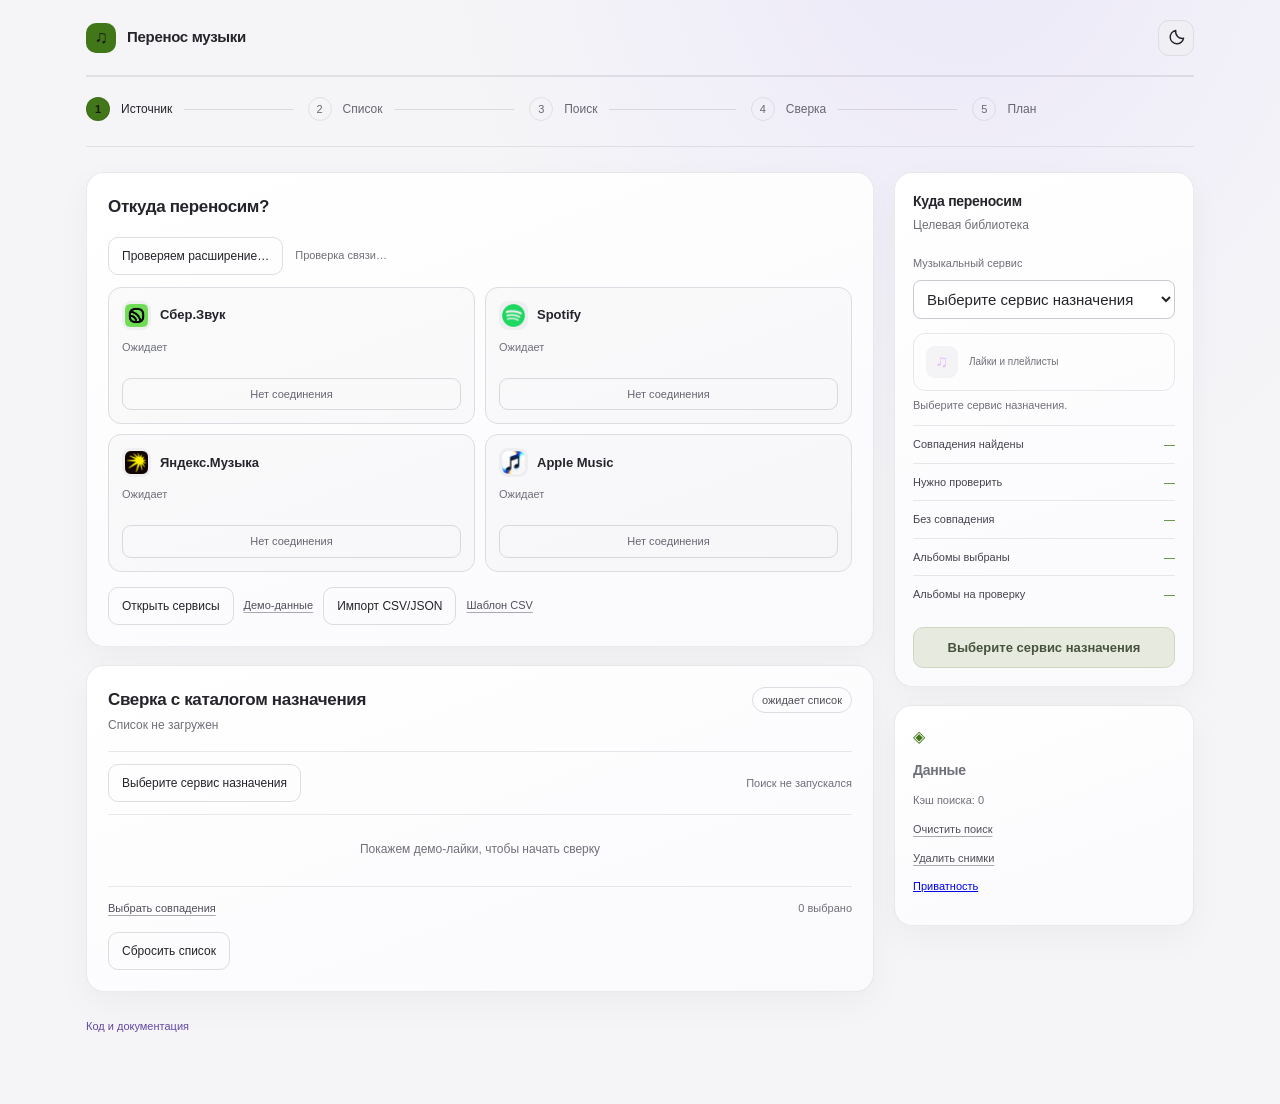
<file: demo/index.html>
<!doctype html>
<html lang="ru">
<head>
  <meta charset="utf-8">
  <meta name="viewport" content="width=device-width, initial-scale=1">
  <meta name="theme-color" content="#101114">
  <meta name="description" content="Переносите лайки и плейлисты между Apple Music, Spotify, Яндекс.Музыкой и Сбер.Звуком. Проверяйте совпадения перед переносом.">
  <title>Перенос музыки</title>
  <link rel="icon" href="assets/favicon.svg" type="image/svg+xml">
  <script src="theme.js"></script>
  <link rel="stylesheet" href="styles.css">
</head>
<body>
  <div class="shell">
    <header class="topbar">
      <div class="brand"><span class="logo" aria-hidden="true">♫</span><h1>Перенос музыки</h1></div>
      <div class="top-right"><button class="theme-toggle" id="themeToggle" type="button" aria-label="Переключить тему"><svg class="sun-icon" aria-hidden="true" viewBox="0 0 24 24"><circle cx="12" cy="12" r="4"></circle><path d="M12 2v2m0 16v2M4.93 4.93l1.42 1.42m11.3 11.3 1.42 1.42M2 12h2m16 0h2M4.93 19.07l1.42-1.42m11.3-11.3 1.42-1.42"></path></svg><svg class="moon-icon" aria-hidden="true" viewBox="0 0 24 24"><path d="M20.9 13A8.5 8.5 0 0 1 11 3.1 8.5 8.5 0 1 0 20.9 13Z"></path></svg></button></div>
    </header>

    <nav class="steps" aria-label="Этапы переноса">
      <div class="step active" data-step="1" aria-current="step"><span class="step-num">1</span><span class="step-label">Источник</span></div><div class="step" data-step="2"><span class="step-num">2</span><span class="step-label">Список</span></div><div class="step" data-step="3"><span class="step-num">3</span><span class="step-label">Поиск</span></div><div class="step" data-step="4"><span class="step-num">4</span><span class="step-label">Сверка</span></div><div class="step" data-step="5"><span class="step-num">5</span><span class="step-label">План</span></div>
    </nav>

    <main class="layout">
      <div class="main-col">
        <section class="card" aria-labelledby="source-heading">
          <div class="card-head"><div><h2 id="source-heading">Откуда переносим?</h2></div></div>
          <div class="library-scan-toolbar"><button class="secondary" id="extensionImportBtn" type="button" disabled>Проверяем…</button><span id="extensionStatus" class="quiet extension-status" role="status" aria-live="polite">Подключаем расширение…</span></div>
          <div class="sources" role="group" aria-label="Выбор источника">
            <article class="source" data-source="Сбер.Звук" data-provider="zvuk"><div class="source-top"><span class="source-icon"><img class="provider-logo" src="assets/providers/zvuk.png" alt=""></span><h3>Сбер.Звук</h3></div><div class="source-status" role="status" aria-live="polite">Ожидает</div><progress class="source-progress" aria-label="Сбор библиотеки Сбер.Звука" hidden></progress><div class="source-collections" aria-label="Состав библиотеки"></div><button class="connect" type="button" disabled>Нет соединения</button><button class="source-retry" type="button" hidden>Повторить сбор</button></article>
            <article class="source" data-source="Spotify" data-provider="spotify"><div class="source-top"><span class="source-icon"><img class="provider-logo" src="assets/providers/spotify.png" alt=""></span><h3>Spotify</h3></div><div class="source-status" role="status" aria-live="polite">Ожидает</div><progress class="source-progress" aria-label="Сбор библиотеки Spotify" hidden></progress><div class="source-collections" aria-label="Состав библиотеки"></div><button class="connect" type="button" disabled>Нет соединения</button><button class="source-retry" type="button" hidden>Повторить сбор</button></article>
            <article class="source" data-source="Яндекс.Музыка" data-provider="yandex-music"><div class="source-top"><span class="source-icon"><img class="provider-logo" src="assets/providers/yandex-music.png" alt=""></span><h3>Яндекс.Музыка</h3></div><div class="source-status" role="status" aria-live="polite">Ожидает</div><progress class="source-progress" aria-label="Сбор библиотеки Яндекс.Музыки" hidden></progress><div class="source-collections" aria-label="Состав библиотеки"></div><button class="connect" type="button" disabled>Нет соединения</button><button class="source-retry" type="button" hidden>Повторить сбор</button></article>
            <article class="source" data-source="Apple Music" data-provider="apple-music"><div class="source-top"><span class="source-icon"><img class="provider-logo" src="assets/providers/apple-music.png" alt=""></span><h3>Apple Music</h3></div><div class="source-status" role="status" aria-live="polite">Ожидает</div><progress class="source-progress" aria-label="Сбор библиотеки Apple Music" hidden></progress><div class="source-collections" aria-label="Состав библиотеки"></div><button class="connect" type="button" disabled>Нет соединения</button><button class="source-retry" type="button" hidden>Повторить сбор</button></article>
          </div>
          <div class="catalog-tools source-collection-tools" id="sourceCollectionTools" hidden>
            <label for="sourceCollectionSelect">Переносить</label>
            <select id="sourceCollectionSelect" class="catalog-select" aria-label="Коллекция источника"></select>
            <label id="targetPlaylistNameLabel" for="targetPlaylistName" hidden>Название копии</label>
            <input id="targetPlaylistName" type="text" maxlength="100" placeholder="Имя нового плейлиста" aria-label="Название нового плейлиста" hidden>
          </div>
          <div class="action-row"><button class="secondary" id="openServicesBtn" type="button" disabled>Открыть сервисы</button><button class="linkbtn" id="loadBtn" type="button">Демо-данные</button><button class="secondary" id="uploadFileBtn" type="button" aria-controls="fileInput">Импорт CSV/JSON</button><input id="fileInput" type="file" accept=".csv,.json,text/csv,application/json" hidden><button class="linkbtn" id="templateBtn" type="button">Шаблон CSV</button></div>
        </section>

        <section class="card" id="reviewCard" aria-labelledby="review-heading">
          <div class="card-head"><div><h2 id="review-heading">Сверка с каталогом</h2><p class="card-sub" id="reviewSub">Список не загружен</p></div><span class="count" id="matchCount">ожидает список</span></div>
          <div class="catalog-tools"><label for="storefront">Регион Apple</label><select id="storefront" aria-label="Страна каталога Apple"><option value="AE">ОАЭ</option><option value="US">США</option><option value="GB">Великобритания</option><option value="CA">Канада</option><option value="AU">Австралия</option></select><button class="secondary" type="button" id="searchBtn" disabled>Найти совпадения</button><button class="secondary" type="button" id="cancelSearchBtn" hidden>Остановить поиск</button><span class="quiet" id="searchStatus" aria-live="polite">Поиск не запускался</span></div>
          <div class="track-tools" id="trackTools" hidden>
            <div class="track-filters">
              <label>Статус<select id="trackStatusFilter" aria-label="Фильтр по статусу"><option value="all">Все треки</option><option value="review">Нужна проверка</option><option value="matched">Есть совпадение</option><option value="missing">Не найдено</option><option value="excluded">Исключено</option></select></label>
              <label>Порядок<select id="trackSort" aria-label="Сортировка треков"><option value="source">Как в источнике</option><option value="title">По названию</option><option value="artist">По исполнителю</option><option value="confidence">Сначала уверенные</option></select></label>
              <button class="linkbtn track-bulk" id="selectVisibleMatches" type="button">Выбрать совпадения на странице</button>
            </div>
            <div class="track-pages"><button class="secondary" type="button" id="previousTrackPage" aria-label="Предыдущая страница">←</button><span class="quiet" id="trackPageStatus" aria-live="polite"></span><button class="secondary" type="button" id="nextTrackPage" aria-label="Следующая страница">→</button></div>
          </div>
          <div class="track-list" id="trackList"><div class="empty">Покажем демо-лайки, чтобы начать сверку</div></div>
          <div id="albumSection" hidden>
            <div class="card-head album-head"><div><h3 id="album-heading" class="album-heading-title">Альбомы</h3></div><span class="count" id="albumCount"></span></div>
            <p class="quiet" id="albumNotice" hidden>Альбомы источника не подтверждены полностью, поэтому в этот перенос они не входят. Выберите «Только альбомы», чтобы увидеть причину, или обновите аккаунт.</p>
            <div class="track-list" id="albumList" aria-labelledby="album-heading"></div>
            <div class="track-tools" id="albumPages" hidden><span></span><div class="track-pages"><button class="secondary" type="button" id="previousAlbumPage" aria-label="Предыдущая страница альбомов">←</button><span class="quiet" id="albumPageStatus" aria-live="polite"></span><button class="secondary" type="button" id="nextAlbumPage" aria-label="Следующая страница альбомов">→</button></div></div>
          </div>
          <div class="review-tools"><button class="linkbtn" type="button" id="toggleAll">Снять выбор со всех</button><span class="quiet" id="selectedCount">0 выбрано</span></div>
          <div class="action-row"><button class="secondary" type="button" id="resetBtn">Сбросить список</button></div>
        </section>
      </div>

      <aside class="side-col" aria-label="Настройки переноса">
        <section class="card side-card">
          <div class="card-head"><div><h2>Куда переносим</h2><p class="card-sub">Целевая библиотека</p></div></div>
          <label class="quiet" for="targetProvider">Музыкальный сервис</label><select id="targetProvider" class="provider-select" aria-label="Сервис назначения"><option value="">Выберите сервис назначения</option><option value="apple-music">Apple Music</option><option value="yandex-music">Яндекс.Музыка</option><option value="spotify">Spotify</option><option value="zvuk">Сбер.Звук</option></select>
          <div class="destination"><div class="provider-icon" id="targetProviderIcon" aria-hidden="true" data-provider="">♫</div><div><div class="dest-title" id="targetProviderName">Выберите сервис</div><div class="dest-sub" id="targetCollection">Лайки и плейлисты</div></div></div><p class="quiet" id="targetAccountStatus" role="status" aria-live="polite">Выберите сервис назначения.</p>
          <div class="check-row"><span>Совпадения найдены</span><span id="readyStat">—</span></div><div class="check-row"><span>Нужно проверить</span><span id="reviewStat" class="stat-review">—</span></div><div class="check-row"><span>Без совпадения</span><span id="missingStat" class="stat-missing">—</span></div><div class="check-row"><span>Альбомы выбраны</span><span id="albumReadyStat">—</span></div><div class="check-row"><span>Альбомы на проверку</span><span id="albumReviewStat" class="stat-review">—</span></div>
          <div class="transfer-job-warning" id="transferJobWarning" role="alert" aria-live="polite"><strong>Предыдущий перенос прервался или не был подтверждён.</strong><p id="transferJobDetails"></p><button class="primary" id="resumeTransferJob" type="button">Продолжить и сверить</button><button class="secondary" id="acknowledgeTransferJob" type="button">Я сверил аккаунт вручную</button></div>
          <button class="primary side-primary" id="importBtn" type="button" disabled>Сформировать план <span aria-hidden="true">→</span></button>
          <div class="report" id="report" aria-live="polite"><h3>План готов</h3><div class="report-grid"><div class="metric"><b id="addedMetric">0</b><span>выбрано</span></div><div class="metric"><b id="skippedMetric">0</b><span>пропущено</span></div><div class="metric"><b>0</b><span>записано</span></div></div><div class="quiet report-breakdown" id="reportBreakdown"></div><button class="linkbtn report-download" id="downloadReport" type="button">Скачать JSON-план</button></div>
        </section>
        <section class="card side-card privacy"><div class="privacy-icon" aria-hidden="true">◈</div><h2>Данные</h2><p id="matchCacheStatus" class="quiet" role="status" aria-live="polite"></p><button id="clearMatchCache" class="linkbtn" type="button">Очистить поиск</button><p id="libraryStorageEstimate" class="quiet" role="status" aria-live="polite"></p><button id="clearLibrarySnapshots" class="linkbtn" type="button" disabled>Удалить снимки</button><p class="quiet"><a href="privacy.html">Приватность</a></p></section>
      </aside>
    </main>
    <footer class="footer"><a href="https://github.com/Basil-AS/music_importer/blob/master/README.md">Код и документация</a></footer>
  </div>
  <div class="toast" id="toast" role="status" aria-live="polite"></div>

  <script src="matcher.js" defer></script>
  <script src="album-matcher.js" defer></script>
  <script src="library-cache.js" defer></script>
  <script src="account-catalog.js" defer></script>
  <script src="match-cache.js" defer></script>
  <script src="transfer-core.js" defer></script>
  <script src="transfer-engine.js" defer></script>
  <script src="transfer-safety.js" defer></script>
  <script src="transfer-job-store.js" defer></script>
  <script src="provider-connection-flow.js" defer></script>
  <script src="app.js" defer></script>
</body>
</html>
</file>
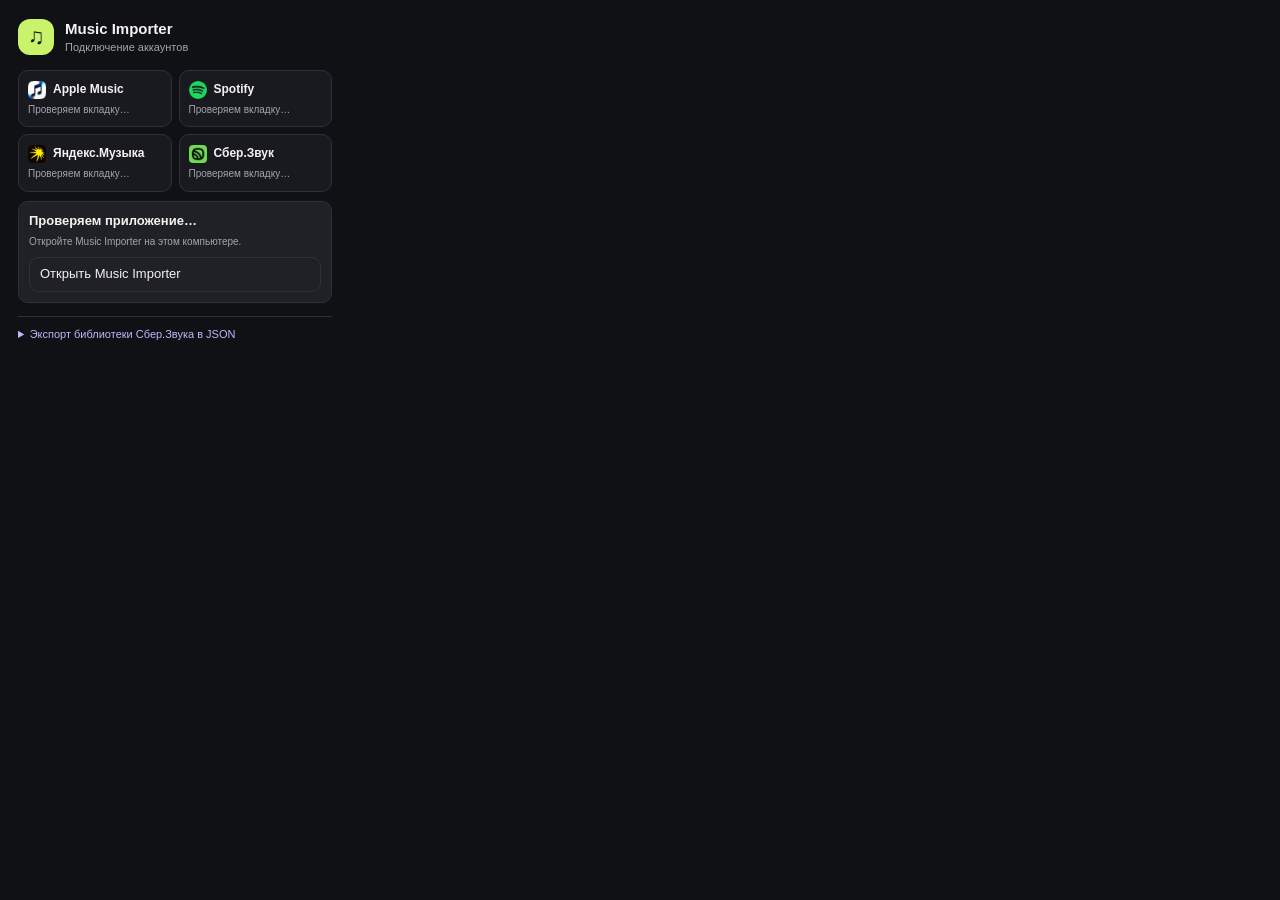
<file: chrome-extension/popup.html>
<!doctype html>
<html lang="ru">
<head>
  <meta charset="utf-8">
  <meta name="viewport" content="width=device-width,initial-scale=1">
  <title>Music Importer</title>
  <link rel="stylesheet" href="popup.css">
  <script src="popup.js" defer></script>
</head>
<body>
  <main>
    <header><span class="logo">♫</span><div><strong>Music Importer</strong><small>Подключение аккаунтов</small></div></header>
    <section class="connections" aria-live="polite">
      <div class="connection" data-provider="apple-music"><div class="connection-title"><img src="app/assets/providers/apple-music.png" alt=""><b>Apple Music</b></div><span id="appleStatus">Проверяем вкладку…</span></div>
      <div class="connection" data-provider="spotify"><div class="connection-title"><img src="app/assets/providers/spotify.png" alt=""><b>Spotify</b></div><span id="spotifyStatus">Проверяем вкладку…</span></div>
      <div class="connection" data-provider="yandex-music"><div class="connection-title"><img src="app/assets/providers/yandex-music.png" alt=""><b>Яндекс.Музыка</b></div><span id="yandexStatus">Проверяем вкладку…</span></div>
      <div class="connection" data-provider="zvuk"><div class="connection-title"><img src="app/assets/providers/zvuk.png" alt=""><b>Сбер.Звук</b></div><span id="zvukStatus">Проверяем вкладку…</span></div>
    </section>
    <section class="app-connection" aria-live="polite">
      <b id="appConnectionStatus">Проверяем приложение…</b>
      <span id="appConnectionHelp">Откройте Music Importer на этом компьютере.</span>
      <button id="connectAppBtn" hidden>Разрешить доступ и подключить</button>
      <button id="openAppBtn">Открыть Music Importer</button>
    </section>
    <details class="zvuk-tools">
      <summary>Экспорт библиотеки Сбер.Звука в JSON</summary>
    <section class="status" aria-live="polite">
      <div class="metric"><b id="trackCount">0</b><span>уникальных треков</span></div>
      <div class="metric"><b id="playlistCount">0</b><span>плейлистов найдено</span></div>
      <p id="completeness">Откройте <b>zvuk.com/favorites</b>.</p>
    </section>
    <div class="actions">
      <button class="primary" id="startBtn">Собрать библиотеку целиком</button>
      <button id="runPlaylistsBtn" disabled>Собрать треки всех плейлистов</button>
      <button id="stopBtn">Остановить</button>
      <button id="exportLibraryBtn" disabled>Скачать лайки и плейлисты одним файлом</button>
      <button id="exportFavoritesBtn" disabled>Скачать избранное JSON</button>
      <button id="exportPlaylistsBtn" disabled>Скачать плейлисты JSON</button>
      <button class="danger" id="clearBtn" disabled>Очистить локальные данные</button>
    </div>
    <p class="error" id="error" hidden></p>
    </details>
  </main>
</body>
</html>
</file>
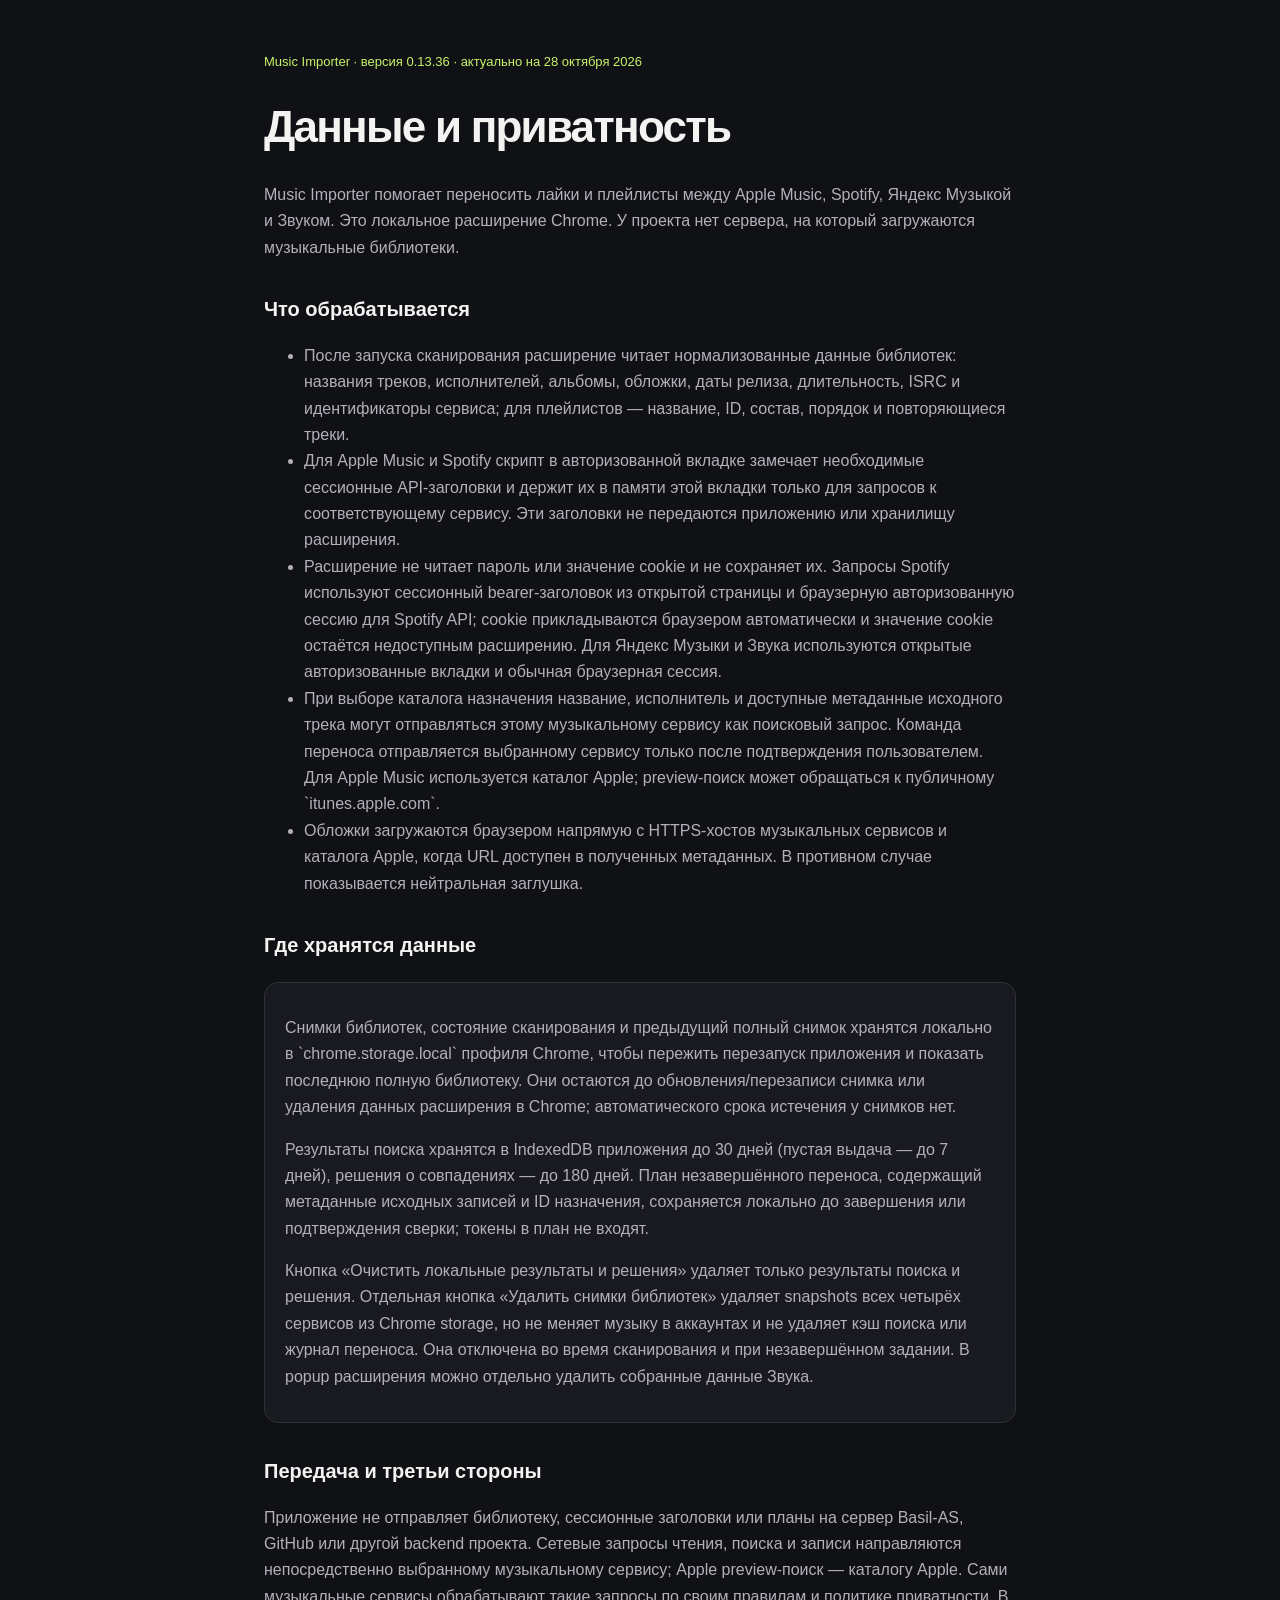
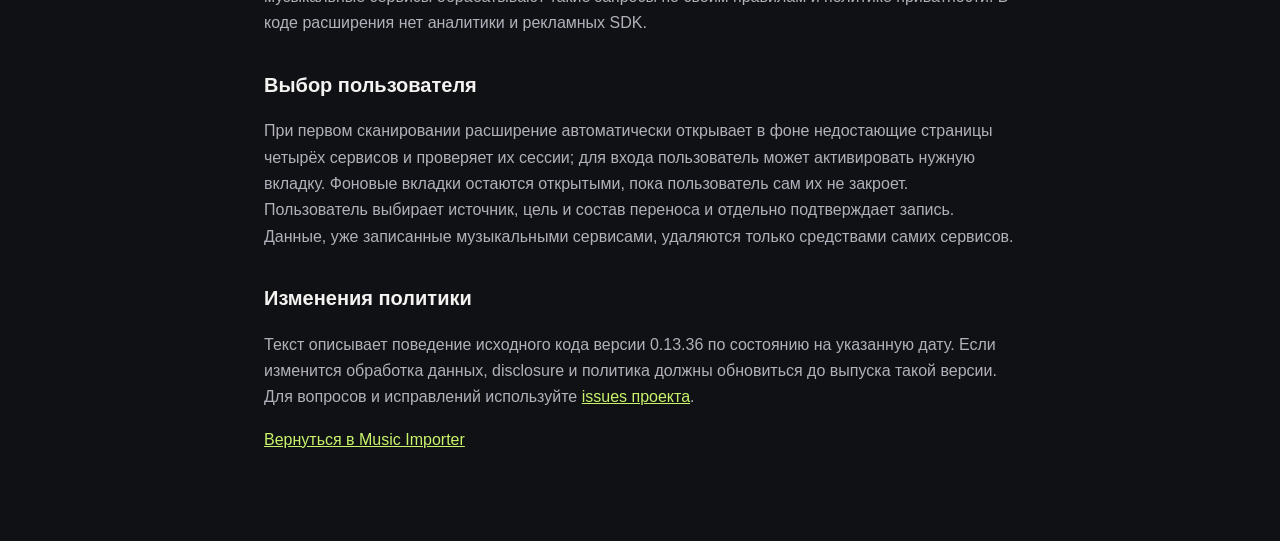
<file: demo/privacy.html>
<!doctype html>
<html lang="ru">
<head>
  <meta charset="utf-8">
  <meta name="viewport" content="width=device-width,initial-scale=1">
  <meta name="theme-color" content="#101114">
  <title>Данные и приватность — Music Importer</title>
  <style>
    :root{color-scheme:dark;--bg:#101114;--panel:#191a1f;--line:#303138;--text:#f4f3f1;--muted:#b2b1bb;--green:#c8f36a;font:16px/1.65 -apple-system,BlinkMacSystemFont,"Segoe UI",sans-serif}
    *{box-sizing:border-box}body{margin:0;background:var(--bg);color:var(--text)}main{max-width:800px;margin:0 auto;padding:38px 24px 72px}a{color:var(--green)}h1{font-size:clamp(30px,5vw,44px);line-height:1.15;letter-spacing:-.04em}h2{margin-top:32px;font-size:20px}p,li{color:var(--muted)}.date{color:var(--green);font-size:13px}.panel{margin:20px 0;padding:16px 20px;border:1px solid var(--line);border-radius:14px;background:var(--panel)}
  </style>
</head>
<body>
<main>
  <p class="date">Music Importer · версия 0.13.36 · актуально на 28 октября 2026</p>
  <h1>Данные и приватность</h1>
  <p>Music Importer помогает переносить лайки и плейлисты между Apple Music, Spotify, Яндекс Музыкой и Звуком. Это локальное расширение Chrome. У проекта нет сервера, на который загружаются музыкальные библиотеки.</p>

  <h2>Что обрабатывается</h2>
  <ul>
    <li>После запуска сканирования расширение читает нормализованные данные библиотек: названия треков, исполнителей, альбомы, обложки, даты релиза, длительность, ISRC и идентификаторы сервиса; для плейлистов — название, ID, состав, порядок и повторяющиеся треки.</li>
    <li>Для Apple Music и Spotify скрипт в авторизованной вкладке замечает необходимые сессионные API-заголовки и держит их в памяти этой вкладки только для запросов к соответствующему сервису. Эти заголовки не передаются приложению или хранилищу расширения.</li>
    <li>Расширение не читает пароль или значение cookie и не сохраняет их. Запросы Spotify используют сессионный bearer-заголовок из открытой страницы и браузерную авторизованную сессию для Spotify API; cookie прикладываются браузером автоматически и значение cookie остаётся недоступным расширению. Для Яндекс Музыки и Звука используются открытые авторизованные вкладки и обычная браузерная сессия.</li>
    <li>При выборе каталога назначения название, исполнитель и доступные метаданные исходного трека могут отправляться этому музыкальному сервису как поисковый запрос. Команда переноса отправляется выбранному сервису только после подтверждения пользователем. Для Apple Music используется каталог Apple; preview-поиск может обращаться к публичному `itunes.apple.com`.</li>
    <li>Обложки загружаются браузером напрямую с HTTPS-хостов музыкальных сервисов и каталога Apple, когда URL доступен в полученных метаданных. В противном случае показывается нейтральная заглушка.</li>
  </ul>

  <h2>Где хранятся данные</h2>
  <div class="panel">
    <p>Снимки библиотек, состояние сканирования и предыдущий полный снимок хранятся локально в `chrome.storage.local` профиля Chrome, чтобы пережить перезапуск приложения и показать последнюю полную библиотеку. Они остаются до обновления/перезаписи снимка или удаления данных расширения в Chrome; автоматического срока истечения у снимков нет.</p>
    <p>Результаты поиска хранятся в IndexedDB приложения до 30 дней (пустая выдача — до 7 дней), решения о совпадениях — до 180 дней. План незавершённого переноса, содержащий метаданные исходных записей и ID назначения, сохраняется локально до завершения или подтверждения сверки; токены в план не входят.</p>
    <p>Кнопка «Очистить локальные результаты и решения» удаляет только результаты поиска и решения. Отдельная кнопка «Удалить снимки библиотек» удаляет snapshots всех четырёх сервисов из Chrome storage, но не меняет музыку в аккаунтах и не удаляет кэш поиска или журнал переноса. Она отключена во время сканирования и при незавершённом задании. В popup расширения можно отдельно удалить собранные данные Звука.</p>
  </div>

  <h2>Передача и третьи стороны</h2>
  <p>Приложение не отправляет библиотеку, сессионные заголовки или планы на сервер Basil-AS, GitHub или другой backend проекта. Сетевые запросы чтения, поиска и записи направляются непосредственно выбранному музыкальному сервису; Apple preview-поиск — каталогу Apple. Сами музыкальные сервисы обрабатывают такие запросы по своим правилам и политике приватности. В коде расширения нет аналитики и рекламных SDK.</p>

  <h2>Выбор пользователя</h2>
  <p>При первом сканировании расширение автоматически открывает в фоне недостающие страницы четырёх сервисов и проверяет их сессии; для входа пользователь может активировать нужную вкладку. Фоновые вкладки остаются открытыми, пока пользователь сам их не закроет. Пользователь выбирает источник, цель и состав переноса и отдельно подтверждает запись. Данные, уже записанные музыкальными сервисами, удаляются только средствами самих сервисов.</p>

  <h2>Изменения политики</h2>
  <p>Текст описывает поведение исходного кода версии 0.13.36 по состоянию на указанную дату. Если изменится обработка данных, disclosure и политика должны обновиться до выпуска такой версии. Для вопросов и исправлений используйте <a href="https://github.com/Basil-AS/music_importer/issues">issues проекта</a>.</p>
  <p><a href="./">Вернуться в Music Importer</a></p>
</main>
</body>
</html>
</file>
<file: demo/styles.css>
:root {
  color-scheme:dark;
  --bg:#101114;
  --panel:#191a1f;
  --panel2:#202126;
  --line:#303138;
  --text:#f4f3f1;
  --muted:#9999a3;
  --green:#b7f36b;
  --purple:#b7a0ff;
  --amber:#f2c879;
  --red:#f28f8f;
  --radius:18px;
  --control-bg:#222329;
  --control-border:#3a3b43;
  font:15px/1.5 Inter,-apple-system,BlinkMacSystemFont,"Segoe UI",sans-serif
}

* {
  box-sizing:border-box
}

body {
  margin:0;
  background:radial-gradient(ellipse at 75% -12%,#28243b 0,transparent 38%),var(--bg);
  color:var(--text);
  min-height:100vh
}

button,select {
  font:inherit
}

button {
  cursor:pointer
}

button:focus-visible,input:focus-visible,select:focus-visible,textarea:focus-visible,a:focus-visible {
  outline:2px solid var(--green);
  outline-offset:3px
}

.shell {
  max-width:1180px;
  margin:auto;
  padding:0 36px 70px
}

.topbar {
  height:76px;
  display:flex;
  align-items:center;
  justify-content:space-between;
  border-bottom:1px solid #ffffff13
}

.brand {
  display:flex;
  gap:11px;
  align-items:center;
  font-size:15px;
  font-weight:650;
  letter-spacing:-.02em
}

.brand h1 {
  margin:0;
  font:inherit
}

.logo {
  width:30px;
  height:30px;
  border-radius:10px;
  background:var(--green);
  color:#171b10;
  display:grid;
  place-items:center;
  font-size:18px;
  font-weight:900
}

.top-right {
  display:flex;
  align-items:center;
  gap:17px;
  color:var(--muted);
  font-size:13px
}

.steps {
  display:grid;
  grid-template-columns:repeat(5,1fr);
  padding:20px 0 25px;
  border-top:1px solid #ffffff12;
  border-bottom:1px solid #ffffff12;
  margin-bottom:25px
}

.step {
  display:flex;
  gap:11px;
  align-items:center;
  color:var(--muted);
  font-size:12px
}

.step:not(:last-child):after {
  content:"";
  height:1px;
  background:#ffffff16;
  flex:1;
  margin:0 15px 0 1px
}

.step-num {
  width:24px;
  height:24px;
  flex:none;
  border:1px solid #ffffff24;
  border-radius:50%;
  display:grid;
  place-items:center;
  font-size:11px
}

.step.active {
  color:var(--text)
}

.step.active .step-num {
  background:var(--green);
  border-color:var(--green);
  color:#171b10;
  font-weight:800
}

.step.done .step-num {
  border-color:#6b8550;
  color:var(--green)
}

.layout {
  display:grid;
  grid-template-columns:minmax(0,1fr) 300px;
  gap:20px;
  align-items:start
}

.main-col,.side-col {
  display:grid;
  gap:18px
}

.card {
  background:linear-gradient(160deg,#1b1c21,#18191d);
  border:1px solid #ffffff12;
  border-radius:var(--radius);
  padding:21px;
  box-shadow:0 12px 35px #00000012
}

.card-head {
  display:flex;
  justify-content:space-between;
  align-items:start;
  gap:12px;
  margin-bottom:17px
}

.card h2 {
  margin:0;
  font-size:17px;
  letter-spacing:-.02em
}

.card-sub {
  margin:4px 0 0;
  color:var(--muted);
  font-size:12px
}

.count {
  font-size:11px;
  border:1px solid var(--line);
  border-radius:99px;
  padding:4px 9px;
  color:#c8c7cf;
  white-space:nowrap
}

.sources {
  display:grid;
  grid-template-columns:repeat(2,minmax(0,1fr));
  gap:10px
}

.library-scan-toolbar {
  display:flex;
  align-items:center;
  gap:12px;
  margin:12px 0;
  padding:0;
  border:0;
  background:transparent
}

.library-scan-toolbar #extensionImportBtn { flex:0 0 auto }
.library-scan-toolbar .extension-status { margin:0; min-width:0 }

.source {
  border:1px solid var(--line);
  border-radius:13px;
  padding:13px;
  background:#ffffff03;
  min-width:0;
  transition:.18s
}

.source.selected {
  border-color:#b7f36b88;
  background:#b7f36b0a
}

.source-top {
  display:flex;
  align-items:center;
  gap:9px
}

.source-icon {
  height:29px;
  width:29px;
  border-radius:9px;
  background:#ffffff0b;
  display:grid;
  place-items:center;
  font-weight:800;
  font-size:15px
}

.source h3 {
  margin:0;
  font-size:13px;
  font-weight:600
}

.source-status {
  font-size:11px;
  color:var(--muted);
  margin-top:10px;
  min-height:16px;
  line-height:1.4;
  overflow-wrap:anywhere
}

.source-status.connected {
  color:var(--green)
}

.source-status.partial {
  color:var(--amber)
}

.source-status.failed { color:var(--red) }
.source-status.stale { color:var(--amber) }

.connect, .source-retry {
  width:100%;
  margin-top:10px;
  border:1px solid #ffffff21;
  color:#e9e8eb;
  background:transparent;
  border-radius:9px;
  padding:7px 6px;
  font-size:11px
}

.connect:hover, .source-retry:hover {
  border-color:#ffffff55;
  background:#ffffff08
}

.connect:disabled, .source-retry:disabled {
  color:var(--muted);
  opacity:.82;
  cursor:default
}

.action-row {
  display:flex;
  align-items:center;
  gap:10px;
  margin-top:15px
}

.primary {
  border:0;
  border-radius:10px;
  padding:10px 15px;
  background:var(--green);
  color:#17200e;
  font-weight:750;
  font-size:13px;
  transition:transform .15s,filter .15s
}

.primary:hover {
  filter:brightness(1.06);
  transform:translateY(-1px)
}

.primary:disabled {
  background:#343a31;
  border:1px solid #4d5746;
  color:#b9c0ad;
  opacity:1;
  cursor:not-allowed;
  transform:none;
  filter:none
}

.secondary {
  border:1px solid #ffffff24;
  background:transparent;
  color:#e8e7eb;
  border-radius:10px;
  padding:9px 13px;
  font-size:12px
}

.secondary:hover {
  background:#ffffff0a
}

.quiet {
  color:var(--muted);
  font-size:11px
}

.playlist-row {
  display:flex;
  justify-content:space-between;
  align-items:center;
  color:#d4d3d8;
  font-size:12px;
  padding-top:14px;
  border-top:1px solid #ffffff10;
  margin-top:15px
}

.toggle {
  display:flex;
  align-items:center;
  gap:8px;
  color:var(--muted)
}

.toggle input {
  accent-color:var(--green)
}

.track-list {
  display:grid
}

.track {
  display:grid;
  grid-template-columns:34px minmax(120px,1fr) minmax(145px,205px) 68px 38px;
  align-items:center;
  gap:11px;
  padding:12px 0;
  border-top:1px solid #ffffff0d
}

.track:first-child {
  border-top:0
}

.cover {
  width:34px;
  height:34px;
  border-radius:8px;
  background:linear-gradient(135deg,#67627a,#292b36);
  display:grid;
  place-items:center;
  font-size:14px;
  color:#d9d3ff
}

.cover.c2 {
  background:linear-gradient(135deg,#78584b,#352c30)
}

.cover.c3 {
  background:linear-gradient(135deg,#536c65,#273632)
}

.cover.c4 {
  background:linear-gradient(135deg,#77734d,#38372e)
}

.cover.c5 {
  background:linear-gradient(135deg,#64527a,#30283d)
}

.track-name {
  font-size:12px;
  font-weight:650;
  white-space:nowrap;
  overflow:hidden;
  text-overflow:ellipsis
}

.track-artist {
  font-size:11px;
  color:var(--muted);
  white-space:nowrap;
  overflow:hidden;
  text-overflow:ellipsis
}

.match select,.match input {
  max-width:100%;
  width:100%;
  background:var(--control-bg);
  border:1px solid var(--control-border);
  color:var(--text);
  border-radius:8px;
  padding:7px;
  font-size:11px
}

.match input::placeholder {
  color:#8d8b96
}

.match select option {
  background:var(--control-bg)
}

.confidence {
  font-size:11px;
  color:var(--green);
  margin-top:3px
}

.confidence.review {
  color:var(--amber)
}

.confidence.none {
  color:var(--red)
}

.badge {
  font-size:11px;
  border:1px solid #42602e;
  color:var(--green);
  padding:4px 7px;
  border-radius:99px;
  text-align:center
}

.badge.review {
  border-color:#64532f;
  color:var(--amber)
}

.badge.none {
  border-color:#5e3838;
  color:var(--red)
}

.include,.album-include {
  accent-color:var(--green);
  width:24px;
  height:24px
}

.track.skipped {
  border-left:3px solid var(--amber)
}

.review-tools {
  display:flex;
  align-items:center;
  justify-content:space-between;
  padding-top:13px;
  border-top:1px solid #ffffff10;
  margin-top:6px
}

.linkbtn {
  border:0;
  padding:0;
  background:none;
  color:#d5d3dc;
  font-size:11px;
  text-decoration:underline;
  text-decoration-color:#6a6871;
  text-underline-offset:3px
}

.linkbtn:hover {
  color:var(--green)
}

.side-card {
  padding:18px
}

.side-card h2 {
  font-size:14px
}

.destination {
  display:flex;
  align-items:center;
  gap:11px;
  padding:12px;
  border:1px solid #ffffff13;
  border-radius:12px;
  margin:14px 0
}

.apple-icon {
  width:32px;
  height:32px;
  border-radius:9px;
  background:#28232f;
  display:grid;
  place-items:center;
  font-size:17px
}

.dest-title {
  font-size:12px;
  font-weight:650
}

.dest-sub {
  font-size:10px;
  color:var(--muted)
}

.check-row {
  display:flex;
  justify-content:space-between;
  align-items:center;
  border-top:1px solid #ffffff0d;
  padding:10px 0;
  font-size:11px;
  color:#cbcad0
}

.check-row span:last-child {
  color:var(--green)
}

.side-primary {
  width:100%;
  margin-top:14px
}

.privacy {
  font-size:11px;
  color:var(--muted);
  line-height:1.6
}

.privacy strong {
  color:#e3e2e8;
  font-weight:600
}

.privacy-icon {
  color:var(--green);
  font-size:16px;
  margin-bottom:9px
}

.progress-wrap {
  display:none;
  margin-top:15px
}

.progress-wrap.show {
  display:block
}

.progress-meta {
  display:flex;
  justify-content:space-between;
  font-size:11px;
  color:var(--muted);
  margin-bottom:6px
}

.progress {
  height:5px;
  border-radius:9px;
  background:#ffffff12;
  overflow:hidden
}

.progress i {
  display:block;
  width:0;
  height:100%;
  background:var(--green);
  border-radius:9px;
  transition:width .35s
}

.report {
  display:none;
  margin-top:15px;
  padding:14px;
  border:1px solid #b7f36b3b;
  border-radius:12px;
  background:#b7f36b08
}

.report.show {
  display:block
}

.report h3 {
  font-size:13px;
  margin:0 0 8px
}

.report-grid {
  display:grid;
  grid-template-columns:repeat(2,minmax(0,1fr));
  gap:8px
}

.metric {
  padding:8px;
  background:#ffffff07;
  border-radius:9px
}

.metric b {
  display:block;
  font-size:18px
}

.metric span {
  font-size:10px;
  color:var(--muted)
}

.toast {
  position:fixed;
  bottom:24px;
  left:50%;
  transform:translate(-50%,20px);
  opacity:0;
  pointer-events:none;
  transition:.25s;
  background:#28292e;
  border:1px solid #ffffff22;
  border-radius:12px;
  padding:11px 16px;
  font-size:12px;
  box-shadow:0 12px 35px #0008;
  z-index:5
}

.toast.show {
  opacity:1;
  transform:translate(-50%,0)
}

.footer {
  display:flex;
  justify-content:space-between;
  gap:20px;
  color:#777780;
  font-size:11px;
  margin-top:26px
}

.footer a {
  color:#aaa8b3;
  text-decoration:none
}

.footer a:hover {
  color:var(--green)
}

.empty {
  color:var(--muted);
  font-size:12px;
  padding:22px 0;
  text-align:center
}

.catalog-tools {
  display:flex;
  align-items:center;
  gap:9px;
  flex-wrap:wrap;
  padding:12px 0;
  border-top:1px solid #ffffff0d;
  border-bottom:1px solid #ffffff0d;
  margin-bottom:3px
}

.catalog-tools label {
  font-size:11px;
  color:var(--muted)
}

.catalog-tools select {
  background:var(--control-bg);
  border:1px solid var(--control-border);
  color:var(--text);
  border-radius:8px;
  padding:7px;
  font-size:11px
}

.catalog-tools .quiet {
  margin-left:auto
}

.match-hint {
  margin:10px 0 0
}

.track {
  grid-template-columns:34px minmax(100px,.8fr) minmax(200px,1.2fr) 70px 38px
}

.track .match select,.track .match input {
  margin-bottom:4px
}

.track .match a {
  display:inline-block;
  color:#c2b5ff;
  font-size:10px;
  text-decoration:none;
  margin-top:3px
}

.track .match a:hover {
  text-decoration:underline
}

.track-query {
  max-width:100%;
  width:100%;
  background:var(--control-bg);
  border:1px solid var(--control-border);
  color:var(--text);
  border-radius:8px;
  padding:6px 7px;
  font-size:10px
}

.track-search {
  border:0;
  background:none;
  color:var(--purple);
  padding:1px 0 5px;
  font-size:10px;
  text-decoration:underline;
  text-underline-offset:3px
}

.track-search:disabled {
  opacity:.5;
  cursor:wait
}

.badge.pending {
  border-color:#45454d;
  color:var(--muted)
}

.badge.error {
  border-color:#5e3838;
  color:var(--red)
}

.track .include:disabled {
  opacity:.3
}

.search-error {
  color:var(--red)
}

@media(max-width:960px) {
  .layout {
    grid-template-columns:1fr
  }

  .side-col {
    grid-template-columns:1fr 1fr
  }

  .hero-art {
    width:130px;
    height:110px
  }

  .steps {
    grid-template-columns:repeat(5,auto);
    overflow:auto
  }

  .step {
    white-space:nowrap
  }

  .step:not(:last-child):after {
    min-width:14px;
    margin:0 8px
  }

}

@media(max-width:580px) {
  .top-right > span { display:none }
  .top-right { gap:0 }
  .shell {
    padding:0 18px 45px
  }

  .topbar {
    height:62px
  }

  .steps {
    padding:15px 0;
    margin-bottom:17px;
    grid-template-columns:repeat(5,minmax(0,1fr));
    overflow:visible;
    gap:2px
  }

  .step {
    flex-direction:column;
    justify-content:center;
    gap:5px;
    text-align:center;
    white-space:normal;
    font-size:12px;
    line-height:1.2
  }

  .step:not(.active) .step-label {
    position:absolute;
    width:1px;
    height:1px;
    padding:0;
    margin:-1px;
    overflow:hidden;
    clip:rect(0,0,0,0);
    white-space:nowrap;
    border:0
  }

  .step.active .step-label {
    font-size:12px;
    font-weight:650
  }

  .step-num {
    width:22px;
    height:22px;
    font-size:11px
  }

  .step:not(:last-child):after {
    display:none
  }

  .layout {
    grid-template-columns:minmax(0,1fr);
    gap:13px
  }

  .main-col,.side-col {
    min-width:0
  }

  .card {
    min-width:0;
    padding:16px;
    border-radius:15px
  }

  .card-head {
    flex-wrap:wrap
  }

  .sources {
    grid-template-columns:minmax(0,1fr);
    gap:8px
  }

  .library-scan-toolbar { align-items:flex-start; flex-direction:column; gap:8px }
  .library-scan-toolbar #extensionImportBtn { width:100% }

  .source {
    padding:10px 8px
  }

  .source-top {
    gap:6px
  }

  .source-icon {
    width:28px;
    height:28px
  }

  .source h3 {
    min-width:0;
    font-size:13px;
    overflow-wrap:anywhere
  }

  .connect {
    font-size:12px;
    padding:8px 10px
  }

  .source-retry {
    font-size:12px;
    padding:8px 10px
  }

  .track {
    grid-template-columns:30px minmax(0,.8fr) minmax(0,1.2fr) 32px;
    grid-template-rows:auto auto;
    gap:7px
  }

  .track > .cover { grid-column:1; grid-row:1 }
  .track > div:nth-child(2) { grid-column:2; grid-row:1 }
  .track > .match { grid-column:3; grid-row:1 / span 2; align-self:center }
  .track > .badge {
    display:inline-flex;
    grid-column:2;
    grid-row:2;
    justify-self:start;
    max-width:100%;
    margin-top:3px;
    padding:3px 6px;
    white-space:normal;
    line-height:1.25
  }
  .track > .include { grid-column:4; grid-row:1; justify-self:end; margin-top:5px }

  .cover {
    width:30px;
    height:30px
  }

  .badge {
    display:none
  }

  .track-name {
    font-size:12px
  }

  .track-artist {
    font-size:11px
  }

  .match select {
    font-size:11px;
    padding:6px 4px
  }

  .side-col {
    grid-template-columns:1fr
  }

  .footer {
    flex-direction:column
  }

  .action-row {
    flex-wrap:wrap
  }

  .catalog-tools .quiet {
    width:100%;
    margin-left:0
  }

}

@media(max-width:360px) {
  .hero-art {
    align-self:flex-end;
    width:68px;
    height:68px;
    margin-top:-4px
  }

  .track {
    grid-template-columns:28px minmax(0,.8fr) minmax(0,1.2fr) 28px;
    gap:6px
  }

  .shell { padding-right:14px; padding-left:14px }

}

@media(prefers-reduced-motion:reduce) {
  *,*:before,*:after {
    scroll-behavior:auto!important;
    transition:none!important
  }

}

[hidden] {
  display:none!important
}

.catalog-tools input {
  font:inherit;
  max-width:100%;
  background:var(--control-bg);
  border:1px solid var(--control-border);
  color:var(--text);
  border-radius:8px;
  padding:9px
}

.provider-icon {
  width:32px;
  height:32px;
  border-radius:9px;
  background:#28232f;
  display:grid;
  place-items:center;
  font-size:17px;
  color:#e7b7ff
}

.provider-logo {
  display:block;
  width:22px;
  height:22px;
  object-fit:contain
}

.source-icon .provider-logo {
  width:23px;
  height:23px
}

.cover {
  overflow:hidden
}

.cover-image {
  display:block;
  width:100%;
  height:100%;
  object-fit:cover
}

.cover span {
  display:grid;
  width:100%;
  height:100%;
  place-items:center
}

.provider-icon[data-provider="spotify"] {
  color:#65d981
}

.provider-icon[data-provider="yandex-music"] {
  color:#ff6868
}

.provider-icon[data-provider="zvuk"] {
  color:#ff675f
}

#targetAccountStatus {
  margin-top:-7px;
  margin-bottom:12px;
  line-height:1.45
}

.track-tools {
  display:flex;
  justify-content:space-between;
  align-items:center;
  gap:12px;
  flex-wrap:wrap;
  padding:11px 0
}

.track-tools[hidden] {
  display:none
}

.track-tools label {
  font-size:11px;
  color:var(--muted)
}

.track-tools input {
  accent-color:var(--green);
  margin-right:7px
}

.track-pages {
  display:flex;
  align-items:center;
  gap:8px
}

.track-pages button {
  padding:6px 10px
}

.track-pages button:disabled {
  opacity:.4;
  cursor:default
}

.extension-help {
  margin-top:8px;
  color:var(--muted);
  font-size:11px
}

.extension-help summary {
  width:max-content;
  max-width:100%;
  cursor:pointer;
  color:#c2b5ff;
  text-underline-offset:3px
}

.extension-help ol {
  padding-left:19px;
  max-width:720px
}

.extension-help li {
  margin:5px 0
}

.extension-help code {
  color:var(--text);
  overflow-wrap:anywhere
}

.transfer-job-warning {
  display:none;
  margin:12px 0 0;
  padding:12px;
  border:1px solid #f28f8f66;
  border-radius:11px;
  background:#f28f8f0b;
  color:#f0d0d0;
  font-size:11px
}

.transfer-job-warning.show {
  display:block
}

.transfer-job-warning strong {
  color:#ffd7d7
}

@media(max-width:580px) {
  .track-tools {
    align-items:flex-start
  }

  .track-pages {
    width:100%;
    justify-content:space-between
  }

}

.theme-toggle {
  width:36px;
  height:36px;
  display:grid;
  place-items:center;
  border:1px solid var(--line);
  border-radius:11px;
  background:var(--panel2);
  color:var(--text);
  padding:0;
  transition:background .15s,border-color .15s,transform .15s
}

.theme-toggle:hover {
  background:var(--panel);
  border-color:var(--muted);
  transform:translateY(-1px)
}

.theme-toggle svg {
  width:19px;
  height:19px;
  fill:none;
  stroke:currentColor;
  stroke-width:1.8;
  stroke-linecap:round;
  stroke-linejoin:round
}

:root[data-theme="dark"] .theme-toggle .moon-icon,:root[data-theme="light"] .theme-toggle .sun-icon {
  display:none
}

:root[data-theme="light"] {
  color-scheme:light;
  --bg:#f5f5f7;
  --panel:#fff;
  --panel2:#f0f0f4;
  --line:#dcdce3;
  --text:#25242a;
  --muted:#6f7079;
  --green:#417619;
  --purple:#6749b8;
  --amber:#8b5e00;
  --red:#b52d35;
  --control-bg:#fff;
  --control-border:#c9c9d2
}

:root[data-theme="light"] body {
  background:radial-gradient(ellipse at 75% -12%,#ece8fa 0,transparent 38%),var(--bg)
}

:root[data-theme="light"] .topbar,:root[data-theme="light"] .steps,:root[data-theme="light"] .step:not(:last-child):after,:root[data-theme="light"] .step-num,:root[data-theme="light"] .playlist-row,:root[data-theme="light"] .track,:root[data-theme="light"] .review-tools,:root[data-theme="light"] .catalog-tools,:root[data-theme="light"] .check-row,:root[data-theme="light"] .destination {
  border-color:#20202a18
}

:root[data-theme="light"] .step:not(:last-child):after {
  background:#20202a20
}

:root[data-theme="light"] .card {
  background:linear-gradient(160deg,#fff,#fafafd);
  border-color:#20202a16;
  box-shadow:0 12px 35px #20202a0a
}

:root[data-theme="light"] .source {
  background:#20202a04
}

:root[data-theme="light"] .source.selected {
  border-color:#4d861b88;
  background:#4d861b0c
}

:root[data-theme="light"] .source-icon,:root[data-theme="light"] .apple-icon,:root[data-theme="light"] .provider-icon {
  background:#20202a0b
}

:root[data-theme="light"] .progress {
  background:#20202a12
}

:root[data-theme="light"] .badge.review {
  border-color:#8b5e0066
}

:root[data-theme="light"] .badge.none {
  border-color:#b52d3566
}

:root[data-theme="light"] .transfer-job-warning {
  background:#b52d350b;
  border-color:#b52d3566;
  color:#713237
}

:root[data-theme="light"] .transfer-job-warning strong {
  color:#64252b
}

:root[data-theme="light"] .connect,:root[data-theme="light"] .secondary {
  border-color:#20202a24;
  color:var(--text)
}

:root[data-theme="light"] .connect:hover,:root[data-theme="light"] .secondary:hover {
  background:#20202a08
}

:root[data-theme="light"] .primary {
  color:#fff
}

:root[data-theme="light"] .match select,:root[data-theme="light"] .match input,:root[data-theme="light"] .track-query,:root[data-theme="light"] .catalog-tools select {
  background-color:#fff;
  border-color:#c9c9d2;
  color:var(--text)
}

:root[data-theme="light"] .match select option {
  background:#fff;
  color:var(--text)
}

:root[data-theme="light"] .linkbtn {
  color:#514e5a;
  text-decoration-color:#aaa8b1
}

:root[data-theme="light"] .linkbtn:hover {
  color:var(--green)
}

:root[data-theme="light"] .track {
  color:#37363e
}

:root[data-theme="light"] .track .match a,:root[data-theme="light"] .extension-help summary,:root[data-theme="light"] .footer a {
  color:#6248a6
}

:root[data-theme="light"] .track .match a:hover,:root[data-theme="light"] .footer a:hover {
  color:var(--green)
}

:root[data-theme="light"] .cover {
  color:#fff
}

:root[data-theme="light"] .report {
  background:#4d861b0a;
  border-color:#4d861b45
}

:root[data-theme="light"] .metric {
  background:#20202a08
}

:root[data-theme="light"] .toast {
  background:#fff;
  border-color:#20202a24;
  color:var(--text);
  box-shadow:0 12px 35px #20202a20
}

:root[data-theme="light"] .privacy strong {
  color:#37363e
}

:root[data-theme="light"] .count {
  color:#514f59
}



/* Semantic layout helpers kept outside the generated baseline. */
.album-head { margin-top:20px }
.album-heading-title { margin:0; font-size:15px }
.provider-select { width:100%; margin-top:6px; background:var(--control-bg); border:1px solid var(--control-border); color:var(--text); border-radius:8px; padding:9px }
.catalog-select { max-width:100%; background:var(--control-bg); border:1px solid var(--control-border); color:var(--text); border-radius:8px; padding:9px }
.source-collection-tools { margin-top:12px }
.extension-status { margin-top:10px }
.stat-review { color:var(--amber) }
.stat-missing { color:var(--red) }
.report-breakdown { margin-top:10px }
.report-download { margin-top:12px }
.source { display:grid; grid-template-rows:auto minmax(34px,auto) 4px minmax(30px,auto) auto auto; align-content:start }
.source-progress { display:block; width:100%; height:4px; margin:4px 0 0; accent-color:var(--green) }
.source-progress::-webkit-progress-bar { border-radius:999px; background:var(--line) }
.source-progress::-webkit-progress-value { border-radius:999px; background:var(--green) }
.source-retry { border-color:#b7f36b66; color:var(--text); background:#b7f36b0a }
.source-retry[hidden],.source-progress[hidden] { display:none }
.source-collections { margin-top:3px; color:var(--muted); font-size:11px; line-height:1.45 }
.track-filters { display:flex; align-items:center; gap:12px; flex-wrap:wrap; width:100% }
.track-filters label { display:grid; gap:4px; color:var(--muted); font-size:11px }
.track-filters select { min-width:150px; max-width:100%; background:var(--control-bg); border:1px solid var(--control-border); color:var(--text); border-radius:8px; padding:7px 9px; font:inherit }
.track-bulk { margin-left:auto }
.track-pages { width:100% }
.track-pages #trackPageStatus { text-align:center }
:root[data-theme="light"] .source-collections { color:#62636d }
:root[data-theme="light"] .source-status.partial { color:#8b5e00 }
:root[data-theme="light"] .connect:disabled { color:#666772; opacity:1 }
:root[data-theme="light"] .source-retry { border-color:#51862477; color:#344a22; background:#84bd4f12 }
:root[data-theme="light"] .library-scan-toolbar { background:transparent }
:root[data-theme="light"] .step:not(.active) { color:#666772 }
:root[data-theme="light"] .check-row { color:#45454e }
:root[data-theme="light"] .track-search { color:var(--purple) }
:root[data-theme="light"] .primary:disabled {
  background:#e7ebdf;
  border:1px solid #cfd7c3;
  color:#47523b;
  opacity:1;
  filter:none
}
@media(max-width:580px) {
  .track-filters { align-items:stretch; gap:8px }
  .track-filters label { min-width:calc(50% - 4px); flex:1 }
  .track-filters select { min-width:0; width:100% }
  .track-bulk { width:100%; margin:0; text-align:left }
}
</file>
<file: chrome-extension/popup.css>
:root{color-scheme:dark;--bg:#101114;--panel:#191a1f;--line:#303138;--text:#f4f3f1;--muted:#a4a4ae;--green:#c8f36a;--red:#ff7777}*{box-sizing:border-box}body{width:350px;margin:0;background:var(--bg);color:var(--text);font:13px/1.45 -apple-system,BlinkMacSystemFont,"Segoe UI",sans-serif}main{padding:18px}header{display:flex;align-items:center;gap:11px;margin-bottom:14px}.logo{width:36px;height:36px;border-radius:12px;display:grid;place-items:center;background:var(--green);color:#161912;font-size:22px;font-weight:800}header strong,header small{display:block}header strong{font-size:15px}header small{color:var(--muted);font-size:11px}.privacy,.hint{color:var(--muted);font-size:11px}.privacy{border-left:2px solid var(--green);padding-left:9px;margin:0 0 13px}.connections{display:grid;grid-template-columns:1fr 1fr;gap:7px}.connection{display:flex;flex-direction:column;gap:3px;min-height:54px;padding:9px;background:var(--panel);border:1px solid var(--line);border-radius:10px}.connection-title{display:flex;align-items:center;gap:7px;min-height:20px}.connection-title img{width:18px;height:18px;object-fit:contain}.connection-title b{font-size:12px}.connection span{color:var(--muted);font-size:10px}.connection[data-state="open"] span{color:var(--green)}.app-connection{display:grid;gap:4px;margin-top:9px;padding:10px;background:#202126;border:1px solid var(--line);border-radius:10px}.app-connection span{color:var(--muted);font-size:10px}.app-connection button{margin-top:4px}.app-connection button[hidden]{display:none}.status{background:var(--panel);border:1px solid var(--line);border-radius:12px;padding:12px;display:grid;grid-template-columns:1fr 1fr;gap:8px}.metric b,.metric span{display:block}.metric b{font-size:20px}.metric span{color:var(--muted);font-size:10px}.status p{grid-column:1/-1;margin:3px 0 0;color:var(--muted);font-size:11px}.status p b{color:var(--text);font-weight:600}.actions{display:grid;gap:7px;margin-top:12px}button{min-height:34px;border:1px solid var(--line);border-radius:9px;padding:7px 10px;background:#202126;color:var(--text);font:inherit;text-align:left;cursor:pointer}button.primary{background:var(--green);border-color:var(--green);color:#161912;font-weight:700}button.danger{color:#ffabab}button:disabled{opacity:.4;cursor:not-allowed}.hint{margin:11px 1px 0}.zvuk-tools{margin-top:13px;border-top:1px solid var(--line);padding-top:10px}.zvuk-tools summary{cursor:pointer;color:#c2b5ff;font-size:11px}.zvuk-tools .hint{margin-top:8px}.zvuk-tools .status{margin-top:8px}.error{color:var(--red);font-size:11px;margin:9px 0 0}
</file>
